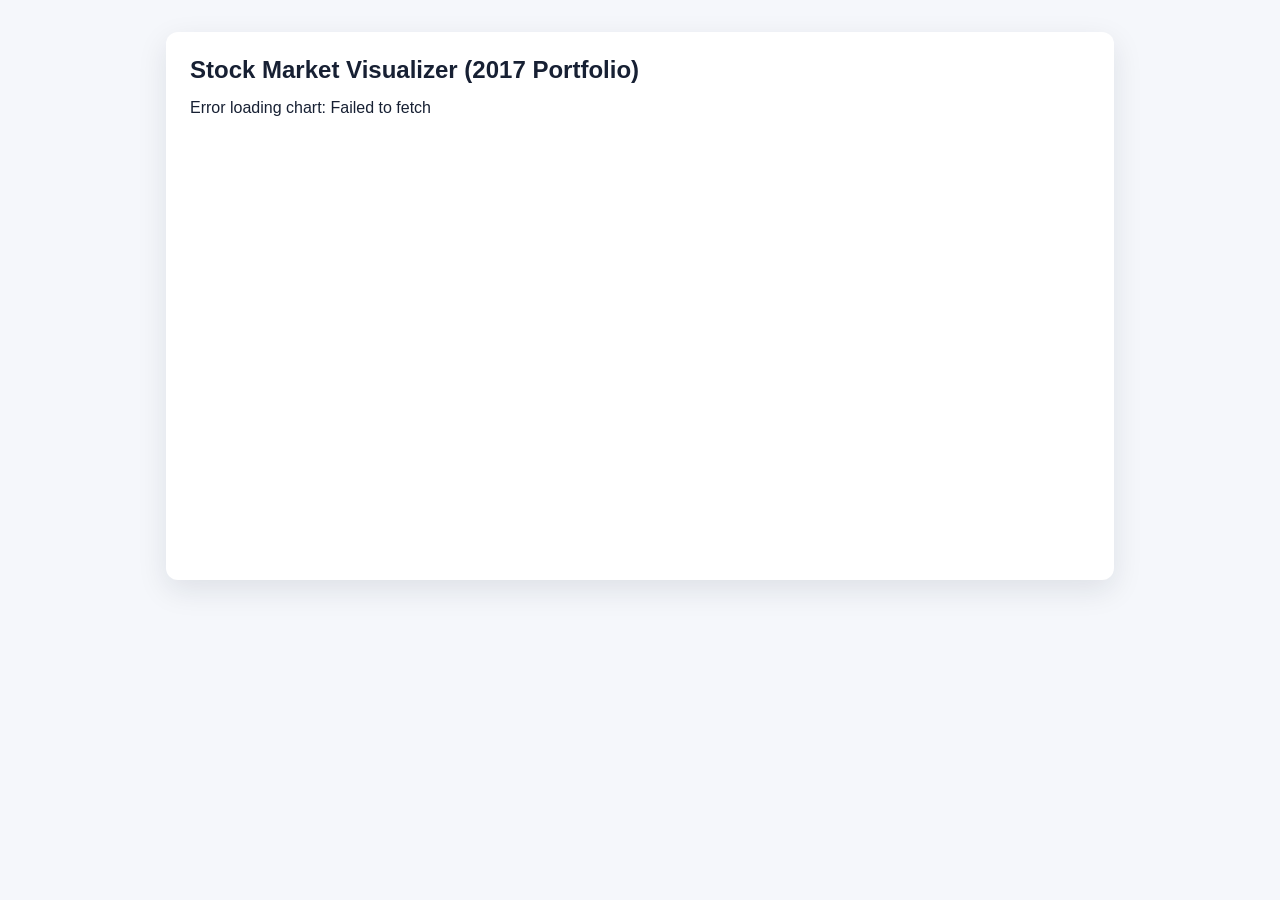
<file: project5/part2/index.html>
<!doctype html>
<html lang="en">
<head>
  <meta charset="utf-8" />
  <meta name="viewport" content="width=device-width, initial-scale=1" />
  <title>Project 5 - Stock Market Visualizer</title>
  <script src="https://cdn.plot.ly/plotly-latest.min.js"></script>
  <style>
    :root {
      color-scheme: light;
      font-family: "Segoe UI", Tahoma, Geneva, Verdana, sans-serif;
    }

    body {
      margin: 0;
      padding: 2rem 1rem;
      background: #f5f7fb;
      color: #172033;
    }

    main {
      max-width: 900px;
      margin: 0 auto;
      background: #fff;
      border-radius: 12px;
      box-shadow: 0 10px 30px rgba(23, 32, 51, 0.1);
      padding: 1.5rem;
    }

    h1 {
      margin: 0 0 0.75rem;
      font-size: 1.5rem;
    }

    p {
      margin: 0 0 1rem;
      line-height: 1.5;
    }

    #chartDiv {
      width: 100%;
      min-height: 420px;
    }
  </style>
</head>
<body>
  <main>
    <h1>Stock Market Visualizer (2017 Portfolio)</h1>
    <p id="statusMessage">Loading portfolio data...</p>
    <div id="chartDiv"></div>
  </main>

  <script src="./script.js"></script>
</body>
</html>
</file>
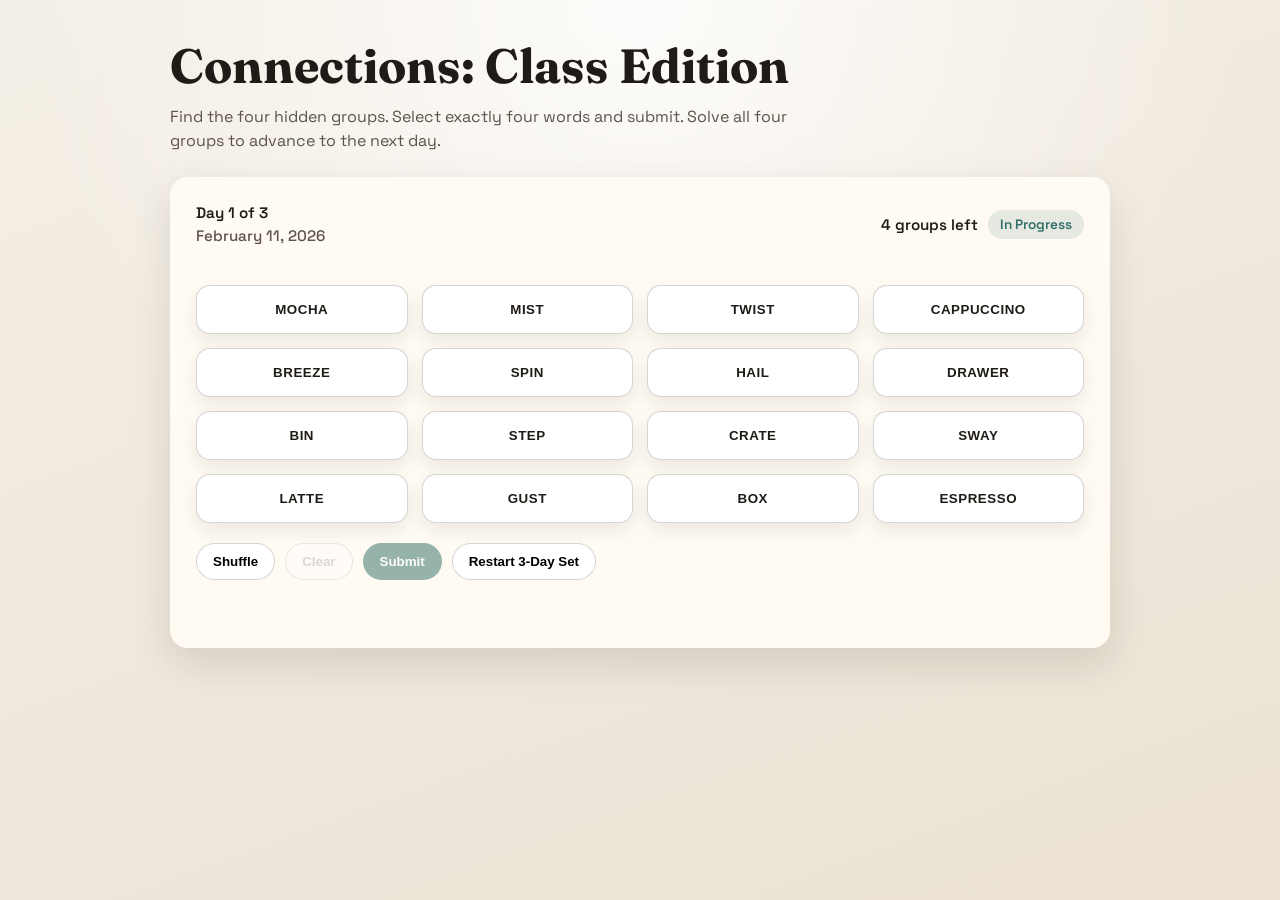
<file: Project4/connections.html>
<!doctype html>
<html lang="en">
<head>
  <meta charset="utf-8" />
  <meta name="viewport" content="width=device-width, initial-scale=1" />
  <title>Connections - 3 Day Class Edition</title>
  <style>
    @import url('https://fonts.googleapis.com/css2?family=Fraunces:wght@600;700&family=Space+Grotesk:wght@400;500;600;700&display=swap');

    :root {
      color-scheme: light;
      --bg: #f4efe6;
      --bg-2: #ebe2d4;
      --ink: #1f1b17;
      --muted: #5c534a;
      --card: #fffaf2;
      --accent: #2f6f66;
      --accent-2: #d07a2a;
      --accent-3: #40587b;
      --accent-4: #a24d5e;
      --shadow: 0 16px 40px rgba(36, 26, 16, 0.12);
      --radius: 18px;
      --grid-gap: 14px;
    }

    * {
      box-sizing: border-box;
    }

    body {
      margin: 0;
      min-height: 100vh;
      font-family: "Space Grotesk", system-ui, -apple-system, sans-serif;
      color: var(--ink);
      background:
        radial-gradient(circle at top, rgba(255, 255, 255, 0.85), transparent 55%),
        linear-gradient(160deg, var(--bg), var(--bg-2));
    }

    .page {
      max-width: 980px;
      margin: 0 auto;
      padding: 36px 20px 48px;
    }

    header {
      display: flex;
      flex-direction: column;
      gap: 10px;
      margin-bottom: 24px;
    }

    header h1 {
      font-family: "Fraunces", serif;
      font-size: clamp(2rem, 4vw, 3rem);
      margin: 0;
    }

    header p {
      margin: 0;
      color: var(--muted);
      max-width: 640px;
      line-height: 1.5;
    }

    .board {
      background: var(--card);
      border-radius: var(--radius);
      padding: 26px;
      box-shadow: var(--shadow);
      display: flex;
      flex-direction: column;
      gap: 20px;
    }

    .topline {
      display: flex;
      flex-wrap: wrap;
      align-items: center;
      justify-content: space-between;
      gap: 12px;
      font-size: 0.95rem;
    }

    .meta {
      display: flex;
      flex-direction: column;
      gap: 4px;
    }

    .meta span {
      font-weight: 600;
    }

    .meta .date {
      color: var(--muted);
      font-weight: 500;
    }

    .progress {
      display: flex;
      align-items: center;
      gap: 10px;
      font-weight: 600;
    }

    .progress .pill {
      background: rgba(47, 111, 102, 0.12);
      color: var(--accent);
      padding: 6px 12px;
      border-radius: 999px;
      font-size: 0.85rem;
    }

    .solved {
      display: grid;
      grid-template-columns: repeat(auto-fit, minmax(210px, 1fr));
      gap: 12px;
    }

    .group-card {
      padding: 12px 14px;
      border-radius: 14px;
      border: 1px solid rgba(31, 27, 23, 0.08);
      display: flex;
      flex-direction: column;
      gap: 6px;
      min-height: 88px;
    }

    .group-title {
      font-weight: 700;
      letter-spacing: 0.02em;
      text-transform: uppercase;
      font-size: 0.8rem;
    }

    .group-words {
      font-weight: 500;
      color: var(--muted);
      line-height: 1.4;
    }

    .grid {
      display: grid;
      grid-template-columns: repeat(4, minmax(0, 1fr));
      gap: var(--grid-gap);
    }

    .word {
      padding: 16px 10px;
      border-radius: 14px;
      border: 1px solid rgba(31, 27, 23, 0.18);
      background: #fff;
      color: var(--ink);
      font-weight: 600;
      text-transform: uppercase;
      letter-spacing: 0.04em;
      cursor: pointer;
      transition: transform 0.15s ease, box-shadow 0.15s ease, background 0.2s ease;
      box-shadow: 0 8px 18px rgba(31, 27, 23, 0.08);
    }

    .word:hover {
      transform: translateY(-2px);
    }

    .word.selected {
      background: var(--accent);
      color: #fff;
      border-color: transparent;
      box-shadow: 0 14px 24px rgba(47, 111, 102, 0.25);
    }

    .word.disabled {
      background: #f0ece6;
      border-color: transparent;
      color: #8d8277;
      cursor: not-allowed;
      box-shadow: none;
    }

    .controls {
      display: flex;
      flex-wrap: wrap;
      gap: 10px;
    }

    button.control {
      border: 1px solid rgba(31, 27, 23, 0.18);
      background: #fff;
      padding: 10px 16px;
      border-radius: 999px;
      font-weight: 600;
      cursor: pointer;
      transition: background 0.15s ease, transform 0.15s ease;
    }

    button.control:hover {
      transform: translateY(-1px);
      background: #f7f2ea;
    }

    button.primary {
      background: var(--accent);
      color: #fff;
      border-color: transparent;
    }

    button.primary:hover {
      background: #2a6058;
    }

    button.control:disabled {
      opacity: 0.5;
      cursor: not-allowed;
      transform: none;
    }

    .message {
      min-height: 22px;
      font-weight: 600;
      color: var(--accent-2);
    }

    footer {
      margin-top: 18px;
      color: var(--muted);
      font-size: 0.9rem;
      line-height: 1.5;
    }

    @media (max-width: 720px) {
      .grid {
        grid-template-columns: repeat(2, minmax(0, 1fr));
      }

      .board {
        padding: 20px;
      }
    }
  </style>
</head>
<body>
  <div class="page">
    <header>
      <h1>Connections: Class Edition</h1>
      <p>
        Find the four hidden groups. Select exactly four words and submit.
        Solve all four groups to advance to the next day.
      </p>
    </header>

    <section class="board" aria-live="polite">
      <div class="topline">
        <div class="meta">
          <span id="dayLabel">Day 1 of 3</span>
          <span id="dateLabel" class="date">February 11, 2026</span>
        </div>
        <div class="progress">
          <span id="groupsLeft">4 groups left</span>
          <span class="pill" id="dayStatus">In Progress</span>
        </div>
      </div>

      <div id="solved" class="solved" aria-live="polite"></div>

      <div id="grid" class="grid" role="list"></div>

      <div class="controls">
        <button class="control" id="shuffleBtn" type="button">Shuffle</button>
        <button class="control" id="clearBtn" type="button">Clear</button>
        <button class="control primary" id="submitBtn" type="button">Submit</button>
        <button class="control" id="restartBtn" type="button">Restart 3-Day Set</button>
      </div>

      <div id="message" class="message" role="status"></div>
    </section>

    <footer>
      
    </footer>
  </div>

  <script>
    const DAYS = [
      {
        date: "2026-02-11",
        groups: [
          { name: "Weather Words", words: ["BREEZE", "GUST", "HAIL", "MIST"] },
          { name: "Coffee Drinks", words: ["LATTE", "MOCHA", "ESPRESSO", "CAPPUCCINO"] },
          { name: "Storage Items", words: ["BOX", "CRATE", "BIN", "DRAWER"] },
          { name: "Dance Moves", words: ["TWIST", "SWAY", "STEP", "SPIN"] }
        ]
      },
      {
        date: "2026-02-12",
        groups: [
          { name: "Programming Verbs", words: ["COMPILE", "RUN", "DEBUG", "BUILD"] },
          { name: "School Supplies", words: ["PENCIL", "ERASER", "RULER", "MARKER"] },
          { name: "Famous Peaks", words: ["EVEREST", "DENALI", "FUJI", "KILIMANJARO"] },
          { name: "Breakfast Foods", words: ["OATMEAL", "WAFFLE", "CEREAL", "TOAST"] }
        ]
      },
      {
        date: "2026-02-13",
        groups: [
          { name: "Ocean Life", words: ["SHARK", "OCTOPUS", "SEAL", "CORAL"] },
          { name: "Board Games", words: ["CHESS", "CHECKERS", "MONOPOLY", "SCRABBLE"] },
          { name: "Fasteners", words: ["NAIL", "SCREW", "BOLT", "RIVET"] },
          { name: "Directions", words: ["NORTH", "SOUTH", "EAST", "WEST"] }
        ]
      }
    ];

    const HARD_CODED_DATE = "2026-02-11";
    const STORAGE_KEY = "connections-day-index";
    const GROUP_COLORS = [
      "#d9ebe8",
      "#f6e4d4",
      "#dbe3f2",
      "#f2dfe7"
    ];

    const dayLabel = document.getElementById("dayLabel");
    const dateLabel = document.getElementById("dateLabel");
    const groupsLeft = document.getElementById("groupsLeft");
    const dayStatus = document.getElementById("dayStatus");
    const solvedEl = document.getElementById("solved");
    const gridEl = document.getElementById("grid");
    const messageEl = document.getElementById("message");

    const shuffleBtn = document.getElementById("shuffleBtn");
    const clearBtn = document.getElementById("clearBtn");
    const submitBtn = document.getElementById("submitBtn");
    const restartBtn = document.getElementById("restartBtn");

    const state = {
      dayIndex: 0,
      gridWords: [],
      selected: new Set(),
      solved: new Set(),
      isComplete: false
    };

    function formatDate(dateString) {
      const [year, month, day] = dateString.split("-");
      const monthNames = [
        "January", "February", "March", "April", "May", "June",
        "July", "August", "September", "October", "November", "December"
      ];
      const monthName = monthNames[Number(month) - 1];
      return `${monthName} ${Number(day)}, ${year}`;
    }

    function getInitialDayIndex() {
      const stored = Number(localStorage.getItem(STORAGE_KEY));
      if (Number.isInteger(stored) && stored >= 0 && stored < DAYS.length) {
        return stored;
      }
      const dueIndex = DAYS.findIndex(day => day.date === HARD_CODED_DATE);
      return dueIndex >= 0 ? dueIndex : 0;
    }

    function saveDayIndex(index) {
      localStorage.setItem(STORAGE_KEY, String(index));
    }

    function buildDay(index) {
      const day = DAYS[index];
      state.dayIndex = index;
      state.gridWords = day.groups.flatMap((group, groupIndex) =>
        group.words.map(word => ({ word, groupIndex }))
      );
      shuffle(state.gridWords);
      state.selected.clear();
      state.solved.clear();
      state.isComplete = false;
      renderAll();
    }

    function renderAll() {
      const day = DAYS[state.dayIndex];
      dayLabel.textContent = `Day ${state.dayIndex + 1} of ${DAYS.length}`;
      dateLabel.textContent = formatDate(day.date);
      groupsLeft.textContent = `${day.groups.length - state.solved.size} groups left`;
      dayStatus.textContent = state.isComplete ? "Complete" : "In Progress";
      renderSolved();
      renderGrid();
      updateControls();
    }

    function renderSolved() {
      solvedEl.innerHTML = "";
      const day = DAYS[state.dayIndex];
      day.groups.forEach((group, index) => {
        if (!state.solved.has(index)) return;
        const card = document.createElement("div");
        card.className = "group-card";
        card.style.background = GROUP_COLORS[index % GROUP_COLORS.length];
        const title = document.createElement("div");
        title.className = "group-title";
        title.textContent = group.name;
        const words = document.createElement("div");
        words.className = "group-words";
        words.textContent = group.words.join(" / ");
        card.append(title, words);
        solvedEl.appendChild(card);
      });
    }

    function renderGrid() {
      gridEl.innerHTML = "";
      const fragment = document.createDocumentFragment();
      state.gridWords.forEach((item) => {
        if (state.solved.has(item.groupIndex)) return;
        const button = document.createElement("button");
        button.type = "button";
        button.className = "word";
        button.textContent = item.word;
        button.dataset.word = item.word;
        button.addEventListener("click", () => toggleSelect(item.word));
        if (state.selected.has(item.word)) {
          button.classList.add("selected");
        }
        fragment.appendChild(button);
      });
      gridEl.appendChild(fragment);
    }

    function toggleSelect(word) {
      if (state.isComplete) return;
      if (state.selected.has(word)) {
        state.selected.delete(word);
        renderGrid();
        updateControls();
        return;
      }
      if (state.selected.size >= 4) {
        showMessage("Select only four words.");
        return;
      }
      state.selected.add(word);
      renderGrid();
      updateControls();
    }

    function submitSelection() {
      if (state.isComplete) return;
      if (state.selected.size !== 4) {
        showMessage("Pick exactly four words.");
        return;
      }
      const day = DAYS[state.dayIndex];
      const selected = state.selected;
      const matchIndex = day.groups.findIndex((group, index) => {
        if (state.solved.has(index)) return false;
        return group.words.every(word => selected.has(word));
      });

      if (matchIndex === -1) {
        showMessage("No match. Try a different set.");
        state.selected.clear();
        renderGrid();
        updateControls();
        return;
      }

      state.solved.add(matchIndex);
      state.selected.clear();
      state.gridWords = state.gridWords.filter(item => item.groupIndex !== matchIndex);
      showMessage(`Correct: ${day.groups[matchIndex].name}`);
      if (state.solved.size === day.groups.length) {
        completeDay();
        return;
      }
      renderAll();
    }

    function completeDay() {
      state.isComplete = true;
      renderAll();
      showMessage("Day complete! Loading next day...");
      if (state.dayIndex < DAYS.length - 1) {
        setTimeout(() => {
          const nextIndex = state.dayIndex + 1;
          saveDayIndex(nextIndex);
          buildDay(nextIndex);
          showMessage("New day unlocked.");
        }, 900);
      } else {
        dayStatus.textContent = "All Complete";
        showMessage("All three days complete. Great work!");
        updateControls();
      }
    }

    function shuffleGrid() {
      if (state.isComplete) return;
      shuffle(state.gridWords);
      renderGrid();
    }

    function clearSelection() {
      state.selected.clear();
      renderGrid();
      updateControls();
      showMessage("");
    }

    function restartDays() {
      localStorage.removeItem(STORAGE_KEY);
      buildDay(getInitialDayIndex());
      showMessage("Progress reset.");
    }

    function updateControls() {
      const day = DAYS[state.dayIndex];
      const remaining = day.groups.length - state.solved.size;
      groupsLeft.textContent = `${remaining} groups left`;
      submitBtn.disabled = state.selected.size !== 4 || state.isComplete;
      clearBtn.disabled = state.selected.size === 0 || state.isComplete;
      shuffleBtn.disabled = state.isComplete;
    }

    function showMessage(text) {
      messageEl.textContent = text;
    }

    function shuffle(array) {
      for (let i = array.length - 1; i > 0; i -= 1) {
        const j = Math.floor(Math.random() * (i + 1));
        [array[i], array[j]] = [array[j], array[i]];
      }
      return array;
    }

    shuffleBtn.addEventListener("click", shuffleGrid);
    clearBtn.addEventListener("click", clearSelection);
    submitBtn.addEventListener("click", submitSelection);
    restartBtn.addEventListener("click", restartDays);

    buildDay(getInitialDayIndex());
  </script>
</body>
</html>
</file>
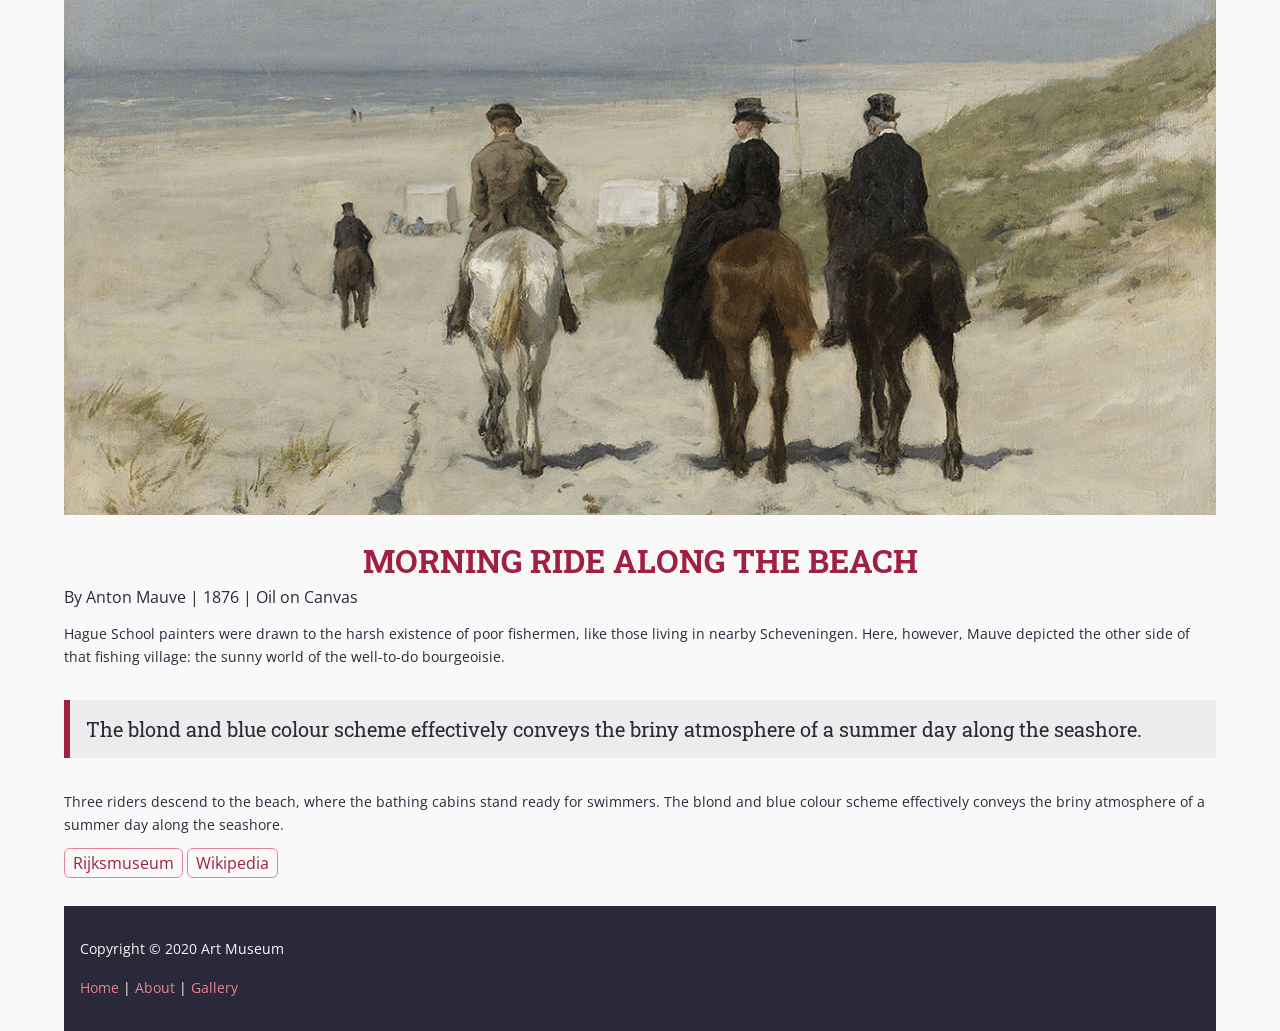
<file: project-set-2/project-1/ch4-proj1.html>
<!DOCTYPE html>
<html lang="en">
<head>
<meta charset="utf-8">
<title>Chapter 4</title>
<link href="https://fonts.googleapis.com/css?family=Open+Sans|Roboto+Slab&display=swap" rel="stylesheet">


<link href="styles.css" rel="stylesheet">
</head>
<body>

   <article>

        <img src="images/hero.jpg" alt="hero" class="hero"/>  
        <h1>Morning Ride Along the Beach</h1>
        <div id="details">By Anton Mauve | 1876 | Oil on Canvas</div>
        <p>
        Hague School painters were drawn to the harsh existence of poor fishermen, like those living in nearby Scheveningen. Here, however, Mauve depicted the other side of that fishing village: the sunny world of the well-to-do bourgeoisie.
        </p>
        <blockquote>The blond and blue colour scheme effectively conveys the briny atmosphere of a summer day along the seashore.</blockquote>
        <p>
        Three riders descend to the beach, where the bathing cabins stand ready for swimmers. The blond and blue colour scheme effectively conveys the briny atmosphere of a summer day along the seashore.
        </p>
        <div id="buttons">
            <a href="http://hdl.handle.net/10934/RM0001.COLLECT.9020">Rijksmuseum</a>
            <a href="https://commons.wikimedia.org/wiki/File:Anton_Mauve_-_Morgenrit_langs_het_strand.jpg">Wikipedia</a>
        </div>
        <footer>
                <p>Copyright &copy; 2020 Art Museum</p>
                <p>
                   <a href="#">Home</a> | <a href="#">About</a> | <a href="#">Gallery</a>
                </p>
             </footer>
   </article>

   </body>
</html>
</file>
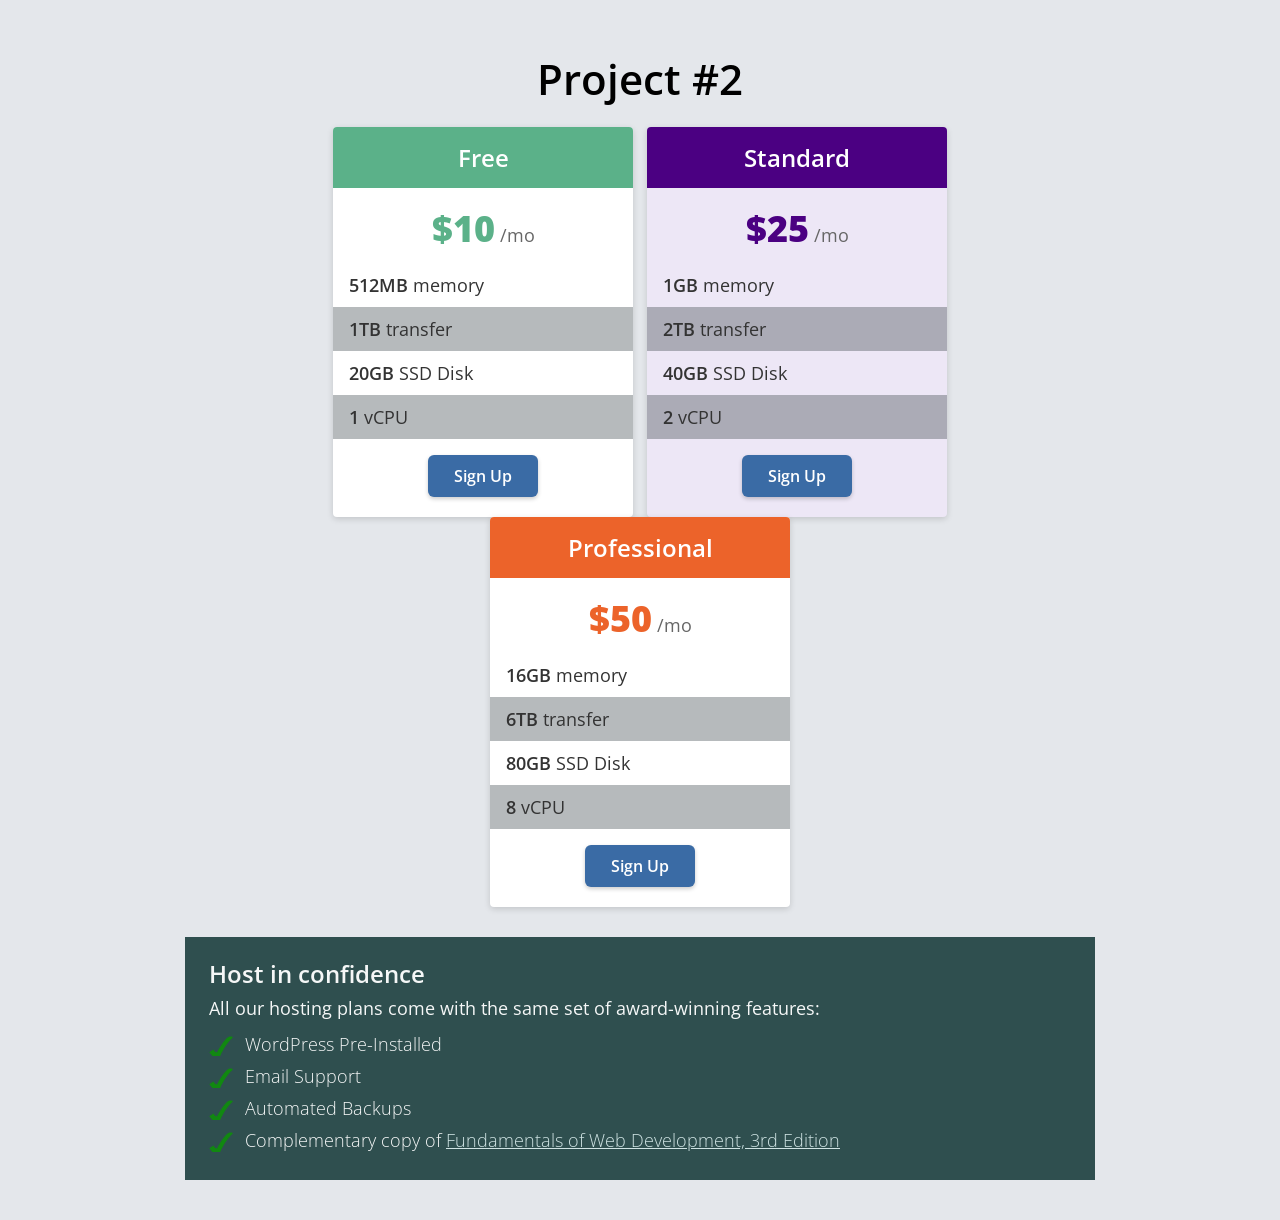
<file: project-set-2/project-2/ch04-proj2.html>
<!DOCTYPE html>
<html lang="en">
<head>
	<meta charset="utf-8">
   <title>Lab04</title>		
   <link href="https://fonts.googleapis.com/css2?family=Open+Sans:wght@300;400;600;700;800&display=swap" rel="stylesheet">
	<link rel="stylesheet" href="ch04-proj2.css" />
</head>
<body>
  
<section>
   <header>
      <h1>Project #2</h1>
   </header>     
   <div class="column">
      <h3>Free</h3>
      <p class="price free">$10<span> /mo</span></p>
      <ul>
         <li><span>512MB</span> memory</li>
         <li><span>1TB</span> transfer</li>
         <li><span>20GB</span> SSD Disk</li>
         <li><span>1</span> vCPU</li>
      </ul>
      <div><a href="#">Sign Up</a></div>
   </div>
   <div class="column featured">
      <h3>Standard</h3>
      <p class="price standard">$25<span> /mo</span></p>
      <ul>
         <li><span>1GB</span> memory</li>
         <li><span>2TB</span> transfer</li>
         <li><span>40GB</span> SSD Disk</li>
         <li><span>2</span> vCPU</li>
      </ul>
      <div><a href="#">Sign Up</a></div>
   </div>
   <div class="column">
      <h3>Professional</h3>
      <p class="price professional">$50<span> /mo</span></p>
      <ul>
         <li><span>16GB</span> memory</li>
         <li><span>6TB</span> transfer</li>
         <li><span>80GB</span> SSD Disk</li>
         <li><span>8</span> vCPU</li>
      </ul>
      <div><a href="#">Sign Up</a></div>
   </div>  
</section>

<div id="confidence">
   <h2>Host in confidence</h2>
   <p>All our hosting plans come with the same set of award-winning features:</p>
   <ul>
      <li>WordPress Pre-Installed</li>
      <li>Email Support</li>
      <li>Automated Backups</li>
      <li>Complementary copy of <a href="http://www.funwebdev.com">Fundamentals of Web Development, 3rd Edition</a></li>         
   </ul>
</div>

</body>
</html>
</file>
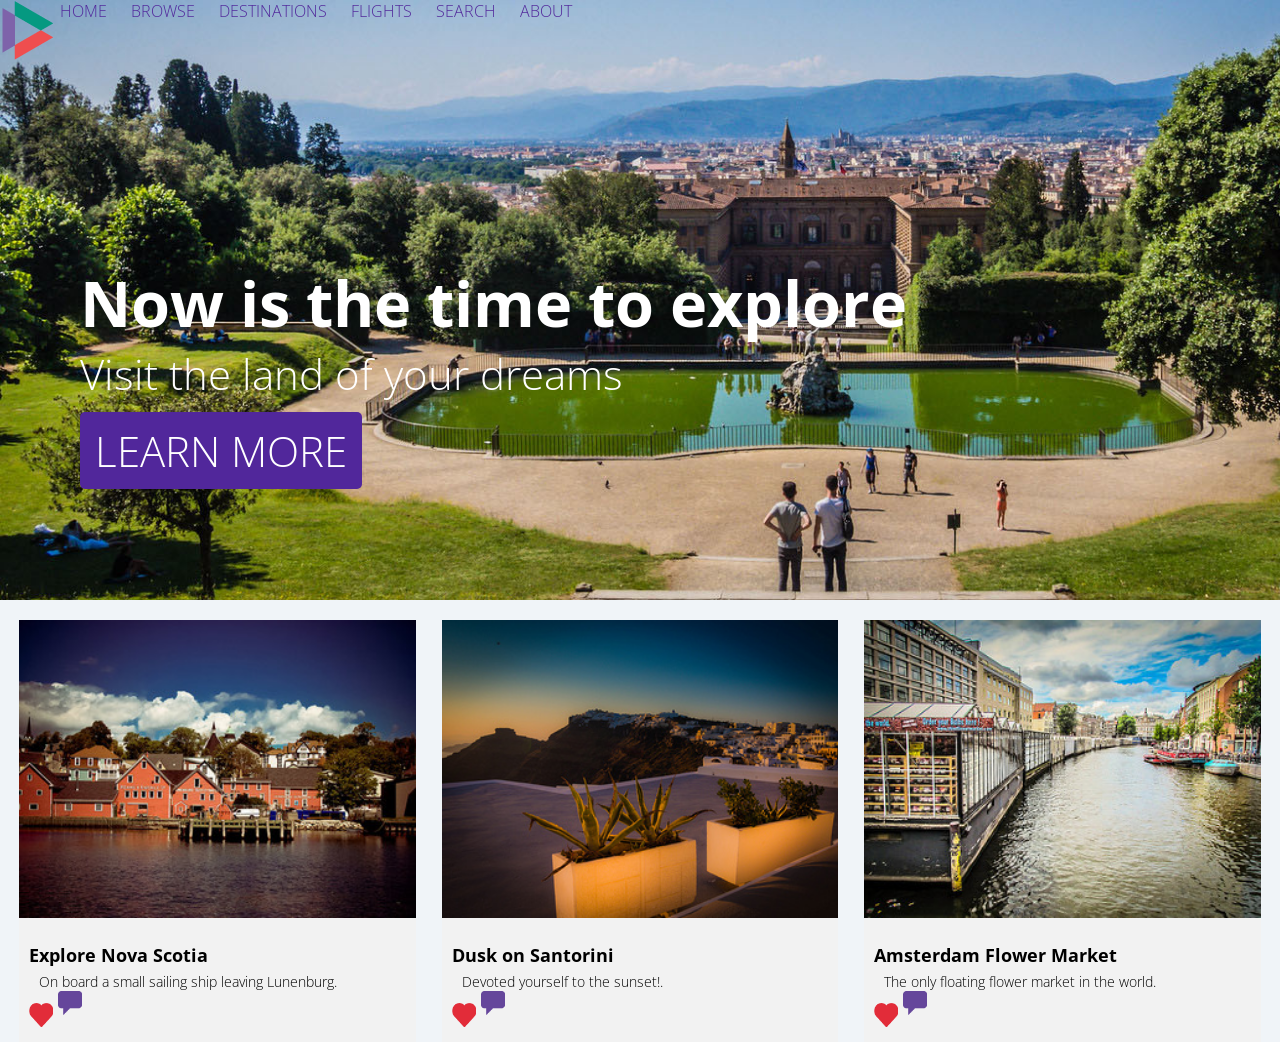
<file: project-set-2/project-3/ch04-proj3.html>
<!DOCTYPE html>
<html lang="en">
<head>
	<meta charset="utf-8">
   <title>Lab04</title>		
   <link href="https://fonts.googleapis.com/css2?family=Open+Sans:wght@300;400;600;800&display=swap" rel="stylesheet">
	<link rel="stylesheet" href="ch04-proj3.css" />
</head>
<body>
<header>
   <nav id="topbar">
      <ul>
         <li><a href="#">HOME</a></li>
         <li><a href="#">BROWSE</a></li>
         <li><a href="#">DESTINATIONS</a></li>
         <li><a href="#">FLIGHTS</a></li>
         <li><a href="#">SEARCH</a></li>
         <li><a href="#">ABOUT</a></li>
      </ul>
   </nav>
   <div>
      <h2>Now is the time to explore</h2>
      <p>Visit the land of your dreams</p>
      <a href="#">LEARN MORE</a>
   </div>
</header>  

<main>
   <section class="card">
      <img src="images/card1.jpg" alt="Nova Scotia" />
      <div>
         
         <h3>Explore Nova Scotia</h3>
         <p class="description">On board a small sailing ship leaving Lunenburg.</p>
         <p class="social"><span class="heart">112</span><span class="comment">23</span></p>
      </div>
   </section>
   <section class="card">
      <img src="images/card2.jpg" alt="Santorini" />
      <div>
         
         <h3>Dusk on Santorini</h3>
         <p class="description">Devoted yourself to the sunset!.</p>
         <p class="social"><span class="heart">2313</span><span class="comment">18</span></p>
      </div>
   </section>   
   <section class="card">
      <img src="images/card3.jpg" alt="Chicago" />
      <div>
         
         <h3>Amsterdam Flower Market</h3>
         <p class="description">The only floating flower market in the world.</p>
         <p class="social"><span class="heart">14</span><span class="comment">5</span></p>
      </div>
   </section>   
</main>
</body>
</html>
</file>
<file: project-set-2/project-1/styles.css>
/* Body */

body {
    margin: 0 4em 0 4em;
    font-family:'Open Sans', sans-serif;
    font-size:1 rem;
    background-color: #f9f9f9;
    color: #29293a;
}

main {
    max-width: 1000px;
    margin: 0 auto;

}


/*Headings*/

h1{
    font-family:'Roboto Slab', serif;
    font-size: 2rem;
    text-transform: uppercase;
    text-align: center;
    color: #9f2042;
    margin: 1.5rem 0 0.25rem 0;
}

h2{
    font-size: 1rem;
    font-weight: normal;
    text-align:center;
    margin-top: 0;
    margin-bottom: 1.5rem;
    color: #29293a
}

/*Image*/

img{
    width: 100%;
    display: block;
}


/*Blockquote*/

blockquote{
    font-family: 'Roboto Slab', serif;
    font-size: 1.25rem;
    background-color: #ececec;
    padding: 1rem;
    margin: 2rem 0;
    border-left: 6px solid #9f2042;
}

/*Paragraph text*/

p {
    font-size: 0.9rem;
    line-height: 1.6;
    margin-bottom: 1rem;
}

/*Links*/

a {
    color: #9f2042;
    text-decoration:none;
}

a:visited {
    color:#9f2042;
}

/*External links (museum + wikipedia) */

#buttons a {
    border:1px solid #ec8295;
    border-radius: 6px;
    padding: 0.2rem 0.5rem;

}

#buttons a:hover {
    background-color: #a9a9ba;
    color: #9f2042;
}

/*Footer*/

footer{
    background-color: #29293a;
    color: #f9f9f9;
    padding: 1rem;
    margin-top: 2rem;
}

footer a {
    color:#ec8295;
}

footer a:hover {
    text-decoration: underline;
}
</file>
<file: project-set-2/project-2/ch04-proj2.css>
* {
   box-sizing: border-box;
}

body, section, header, div, p, h1, h2, h3, ul, li {
   margin: 0;
   padding: 0;
}

body {
   font-family: 'Open Sans', sans-serif;
   box-sizing: border-box;
   background-color: #e4e7eb;
   font-weight: 300;
   padding: 40px;
}

header {
   margin-left: 0;
}

h1 { 
   text-align: center;
   font-weight: 600;
   font-size: 42px;
   padding: 10px 0 20px;
}

section {
   width: 910px;
   margin: 0 auto 30px;
   text-align: center;
}

.column {
   display: inline-block;
   width: 300px;
   background-color: #ffffff;
   vertical-align: top;
   margin: 0 5px;
   border-radius: 4px;
   overflow: hidden;
   box-shadow: 0 2px 6px rgba(0, 0, 0, 0.15);
}

.column.featured {
   background-color: #ede7f6;
}

.column h3 {
   font-size: 24px;
   font-weight: 600;
   color: #ffffff;
   padding: 14px 0;
}

.column:nth-of-type(1) h3 {
   background-color: #5BB189;
}

.column.featured h3 {
   background-color: #4B0082;
}

.column:nth-of-type(3) h3 {
   background-color: #EC632A;
}

.price {
   font-size: 36px;
   font-weight: 800;
   margin: 16px 0 10px;
}

.price span {
   font-size: 18px;
   font-weight: 400;
   color: #666666;
}

.price.free {
   color: #5BB189;
}

.price.standard {
   color: #4B0082;
}

.price.professional {
   color: #EC632A;
}

.column ul {
   list-style: none;
   margin: 0;
   padding: 0;
}

.column ul li {
   padding: 10px 16px;
   font-size: 18px;
   font-weight: 400;
   text-align: left;
   color: #333333;
}

.column ul li span {
   font-weight: 600;
}

.column ul li:nth-child(even) {
   background-color: rgba(47, 59, 64, 0.35);
}

.column > div {
   padding: 16px 0 20px;
}

.column a {
   display: inline-block;
   padding: 10px 26px;
   background-color: #3A6BA5;
   color: #ffffff;
   text-decoration: none;
   border-radius: 6px;
   box-shadow: 0 2px 4px rgba(0, 0, 0, 0.2);
   font-weight: 600;
}

.column a:visited {
   color: #ffffff;
}

.column a:hover {
   background-color: #437CBF;
}

#confidence {
   width: 910px;
   margin: 0 auto;
   background-color: #2F4F4F;
   color: #f5f7f7;
   padding: 20px 24px;
}

#confidence h2 {
   font-size: 24px;
   font-weight: 600;
   margin-bottom: 6px;
}

#confidence p {
   font-size: 18px;
   font-weight: 400;
   margin-bottom: 12px;
}

#confidence ul {
   list-style: none;
   margin: 0;
   padding: 0;
}

#confidence li {
   background-image: url('checkmark.svg');
   background-repeat: no-repeat;
   background-size: 24px;
   background-position: 0 4px;
   padding-left: 36px;
   margin: 8px 0;
   font-size: 18px;
}

#confidence a {
   color: #cfe3e3;
}

#confidence a:visited {
   color: #cfe3e3;
}

#confidence a:hover {
   color: #ffffff;
}
</file>
<file: project-set-2/project-3/ch04-proj3.css>
* {
   box-sizing: border-box;
}
body, section, header, div, p, h1, h2, h3, ul, li, figure, figcaption {
   margin: 0;
   padding: 0;
}
body {
   font-family: 'Open Sans', sans-serif;
   box-sizing: border-box;
   background-color: #F0F4F8;
   font-weight: 300;
}

/* Header */

header {
   background-image: url('images/florence.jpg');
   background-size: cover;
   background-position: left center;
   background-repeat: no-repeat;
   width: 100%;
   min-height:600px;
}

/* Navigation bar and logo*/

#topbar{
   background-image: url('images/logo.png');
   background-repeat: no-repeat;
   background-size: 60px 60px;
   height:60px;
   padding-left: 60px;
}

/* Removing bullets and making list horizontal*/

#topbar ul{
   list-style-type: none;
   margin:0;
   padding:0;
}

#topbar ul li{
   display: inline-block;
   margin-right:20px;
}

#topbar ul li a{
   text-decoration:none;
   color: #51279b;
}

/*Header*/

header div {
   margin-top: 200px;
   margin-left: 80px;
   color:white;
   font-size: 42px;
}

header div a {
   display: inline-block;
   margin-top: 10px;
   padding: 10px 15px;
   background-color: #51279b;
   color: white;
   text-decoration: none;
   border-radius: 5px;
}

/*Cards section*/

main {
   text-align:center;
   margin-top:20px;
   font-size: 0;
}

.card{
   display:inline-block;
   width: 31%;
   margin:0 1%;
   vertical-align: top;
   text-align: left;
   background-color: #f2f2f2;
   padding:0;
}

.card div{
   padding:10px;
   margin: 5px 0;
}

.card img {
   width:100%;
   height: auto;
   display: block;
}

.card h3 {
   margin-top: 10px;
   margin-bottom: 5px;
   font-size: 18px;
}
.card p.description {
   margin: 0  10px 0;
   font-size:14px;
}
/* Heart and comment icons*/
.card span.heart{
   background-image: url('images/heart.png');
   background-size: 24px 24px;
   display: inline-block;
   width: 24px;
   height: 24px;
}

.card span.comment {
   background-image:url('images/comment.png');
   background-size: 24px 24px;
   display: inline-block;
   width: 24px;
   height: 24px;
   background-repeat: no-repeat;
   vertical-align: middle;
   margin-left: 5px;
}
</file>
